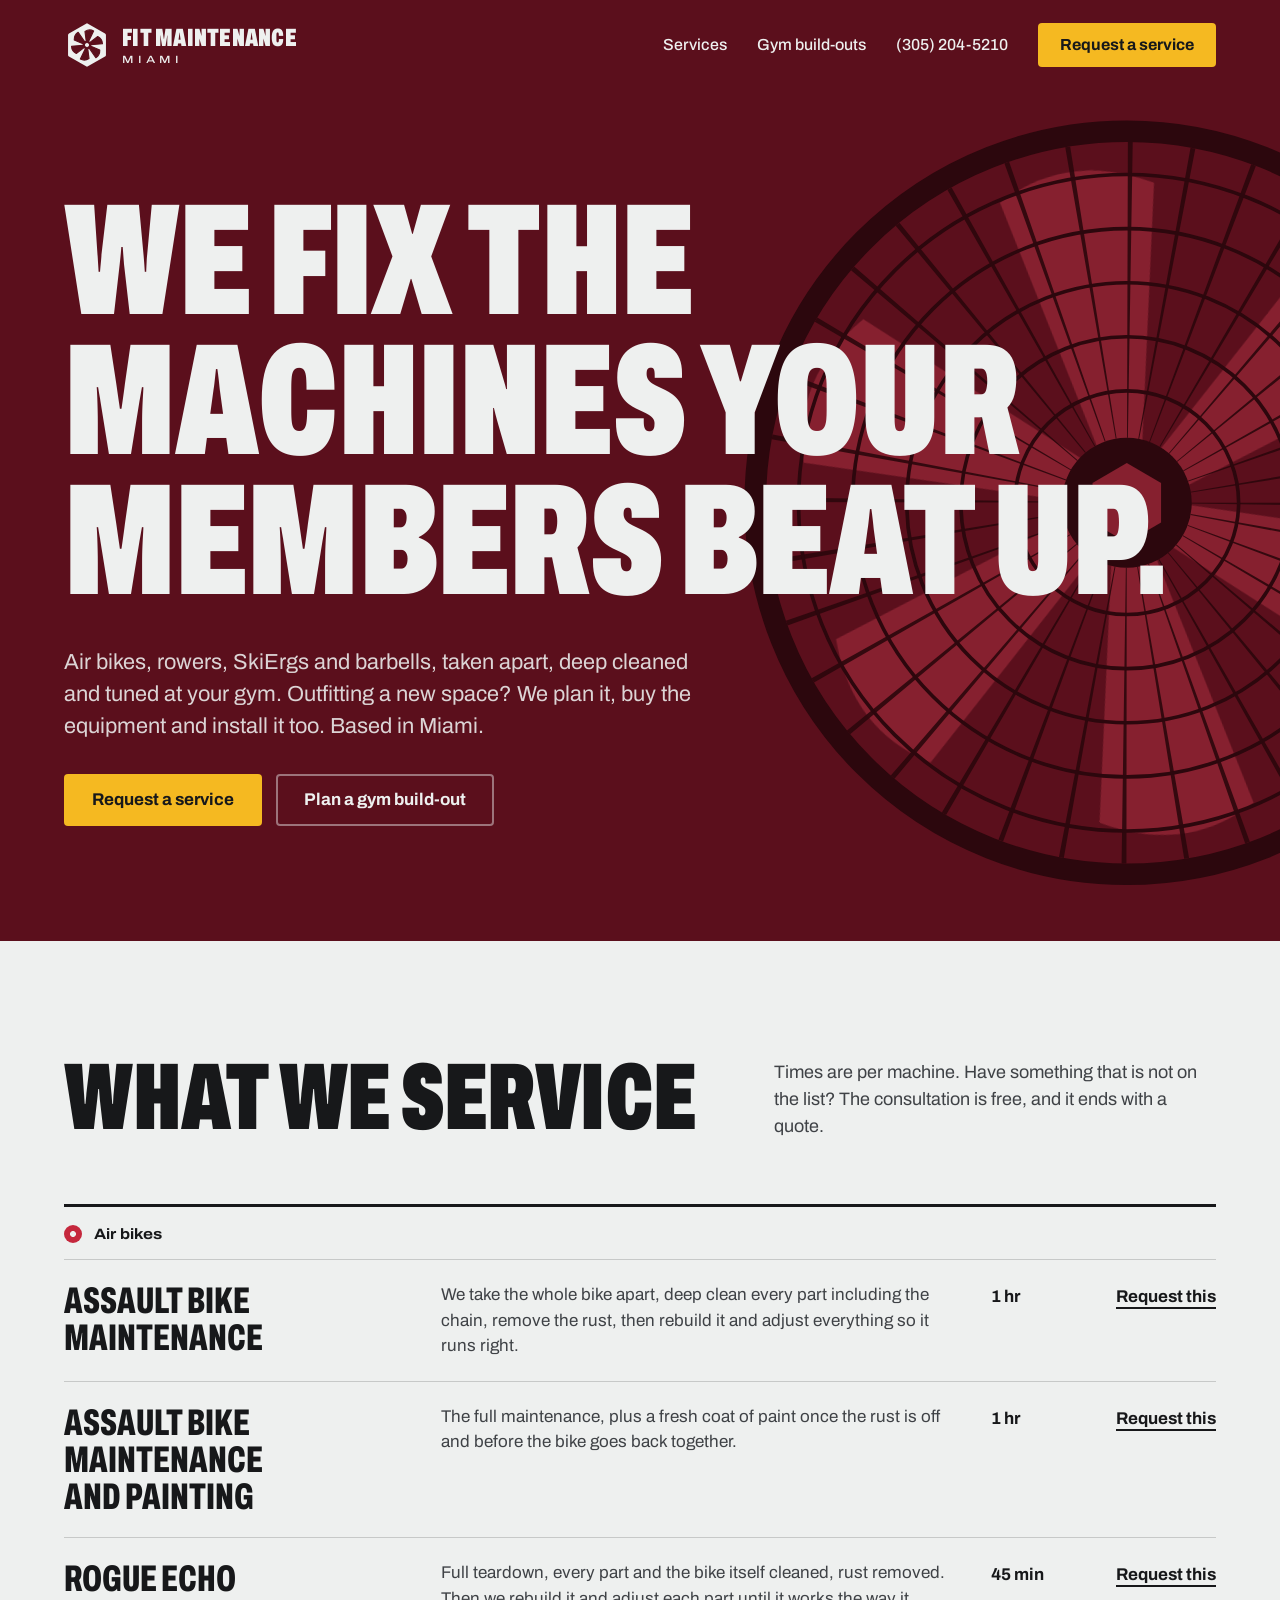
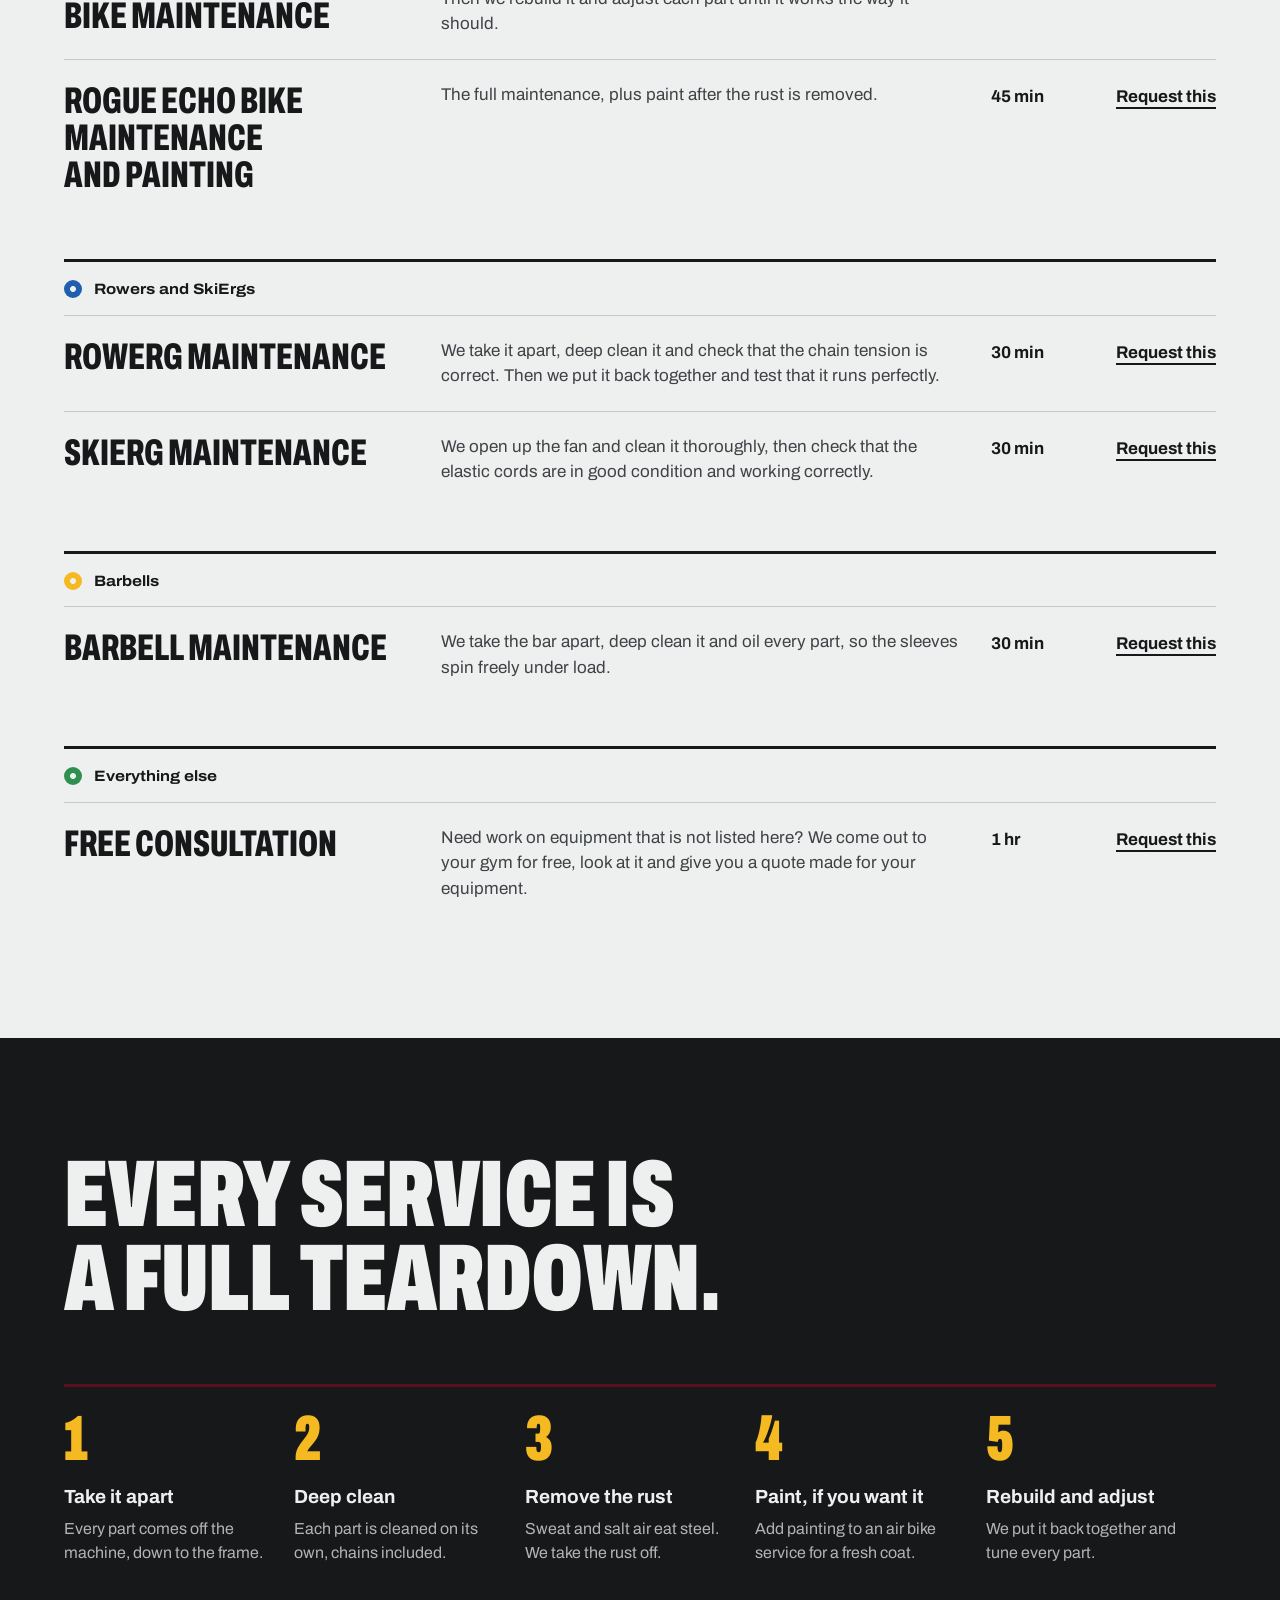
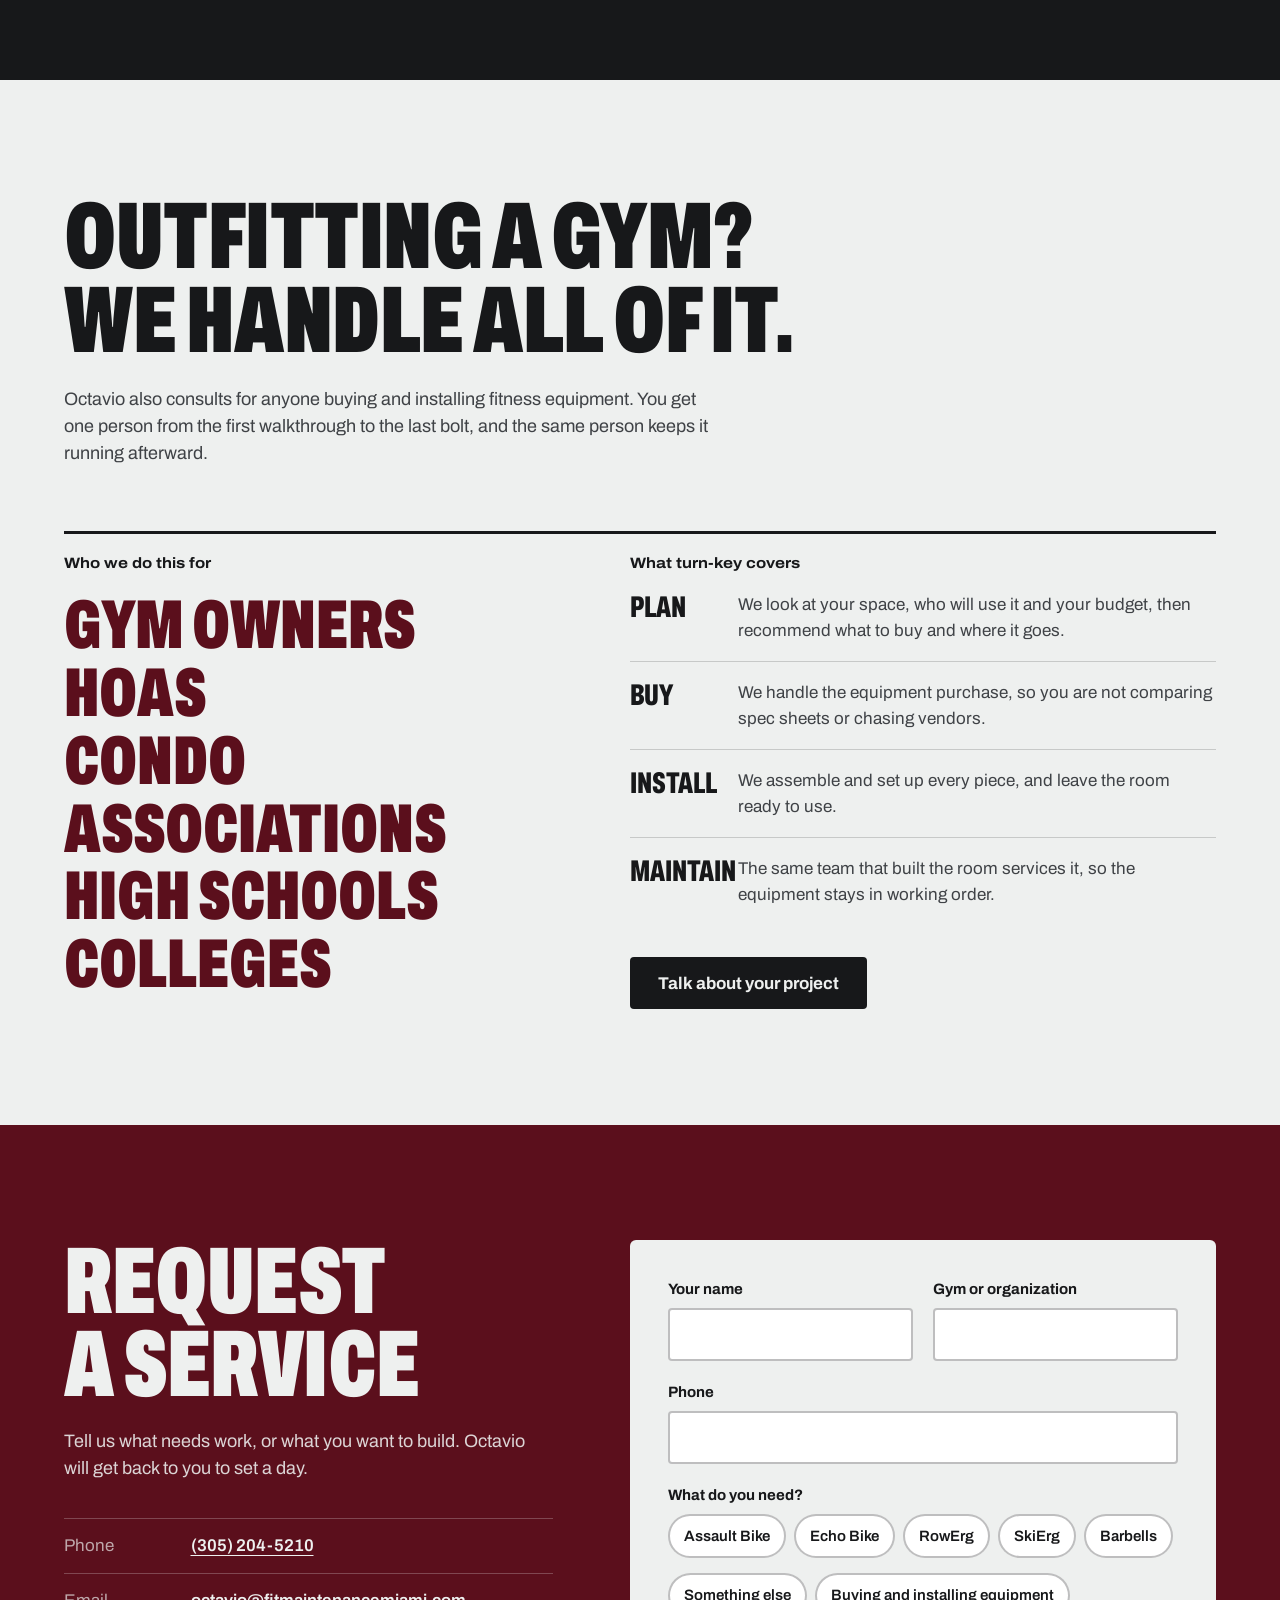
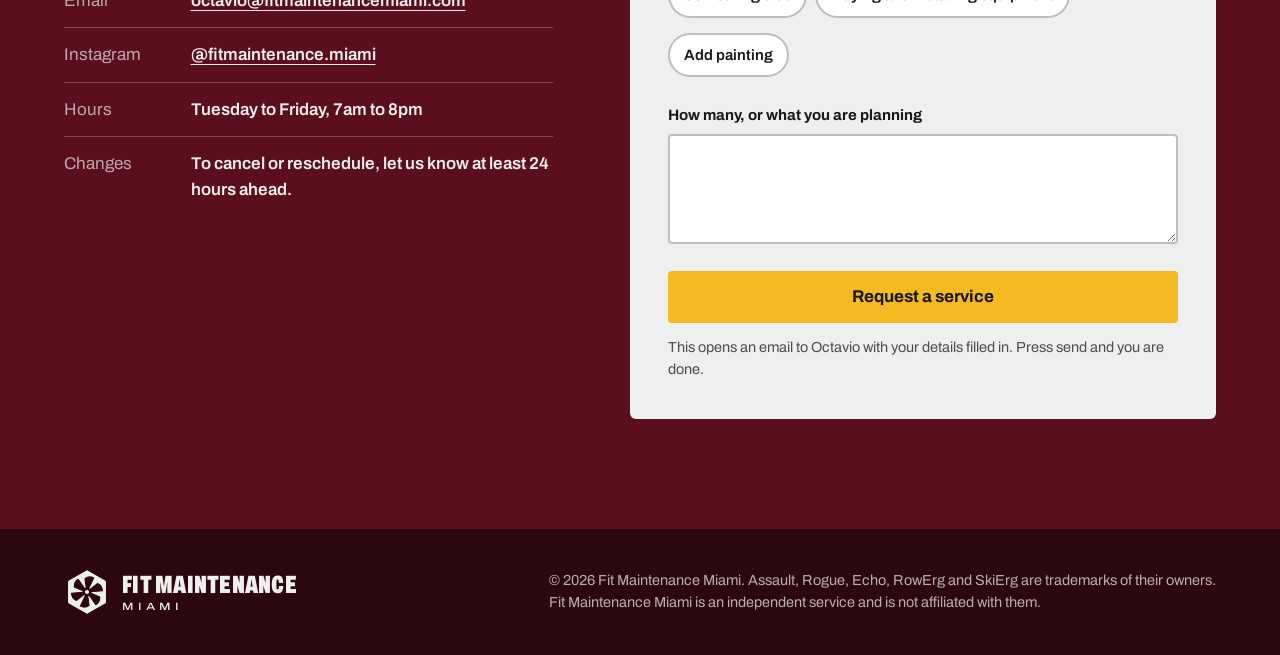
<file: index.html>
<!doctype html>
<html lang="en">
<head>
<meta charset="utf-8">
<meta name="viewport" content="width=device-width, initial-scale=1">
<title>Fit Maintenance Miami | Gym equipment maintenance and gym build-outs</title>
<meta name="description" content="On-site maintenance for air bikes, rowers, SkiErgs and barbells. Full teardown, deep clean, rust removal, optional repaint. Plus turn-key equipment consulting, purchasing and installation for gyms, HOAs, condos, schools and colleges. Based in Miami.">
<meta name="theme-color" content="#5b0f1c">
<meta name="robots" content="noindex">
<link rel="icon" href="favicon.svg" type="image/svg+xml">
<link rel="stylesheet" href="fonts.css">
<link rel="stylesheet" href="styles.css">
</head>
<body>

<svg width="0" height="0" style="position:absolute" aria-hidden="true">
  <symbol id="mark" viewBox="0 0 100 100">
    <path d="M50 7 87.2 28.5v43L50 93 12.8 71.5v-43Z" fill="var(--mark-bg)" stroke="var(--mark-bg)" stroke-width="8" stroke-linejoin="round"/>
    <g fill="var(--mark-fg)" stroke="var(--mark-fg)" stroke-width="2.4" stroke-linejoin="round">
      <path id="mb" d="M48.4 42.5 45.6 20.5Q55 14.5 64.4 19.5L53.4 42.5Z"/>
      <use href="#mb" transform="rotate(60 50 50)"/><use href="#mb" transform="rotate(120 50 50)"/><use href="#mb" transform="rotate(180 50 50)"/><use href="#mb" transform="rotate(240 50 50)"/><use href="#mb" transform="rotate(300 50 50)"/>
    </g>
    <circle cx="50" cy="50" r="9.5" fill="var(--mark-fg)"/>
    <path d="M50 45.2 54.2 47.6v4.8L50 54.8 45.8 52.4v-4.8Z" fill="var(--mark-bg)"/>
  </symbol>
</svg>

<div class="top" id="top">
  <header class="site-header wrap">
    <a class="lockup" href="#top" aria-label="Fit Maintenance Miami, home" style="--mark-bg:#eef0ef;--mark-fg:#5b0f1c">
      <svg aria-hidden="true"><use href="#mark"/></svg>
      <span class="lockup-text"><span class="lockup-name">Fit Maintenance</span><span class="lockup-place">Miami</span></span>
    </a>
    <nav class="site-nav" aria-label="Main">
      <a href="#services">Services</a>
      <a href="#buildouts">Gym build-outs</a>
      <a href="tel:+13052045210">(305) 204-5210</a>
      <a class="btn btn-primary" href="#request">Request a service</a>
    </nav>
  </header>

  <div class="fan" aria-hidden="true">
    <svg viewBox="-220 -220 440 440">
      <g class="fan-blades" id="blades" fill="#86202f">
        <path id="fb" d="M-10 -30 -40 -176Q2 -198 46 -172L14 -30Z"/>
        <use href="#fb" transform="rotate(60)"/><use href="#fb" transform="rotate(120)"/><use href="#fb" transform="rotate(180)"/><use href="#fb" transform="rotate(240)"/><use href="#fb" transform="rotate(300)"/>
      </g>
      <g fill="none" stroke="#2c070d">
        <circle r="118" stroke-width="164" stroke-dasharray="1.6 19" opacity=".9"/>
        <circle r="62" stroke-width="2"/><circle r="92" stroke-width="2"/><circle r="122" stroke-width="2"/><circle r="152" stroke-width="2"/><circle r="182" stroke-width="2"/>
        <circle r="206" stroke-width="12"/>
      </g>
      <circle r="36" fill="#2c070d"/>
      <path d="M0 -22 19 -11v22L0 22-19 11v-22Z" fill="#86202f"/>
      <circle r="7" fill="#2c070d"/>
    </svg>
  </div>

  <main class="hero wrap">
    <h1 class="display">We fix the machines your members beat up.</h1>
    <p class="hero-sub">Air bikes, rowers, SkiErgs and barbells, taken apart, deep cleaned and tuned at your gym. Outfitting a new space? We plan it, buy the equipment and install it too. Based in Miami.</p>
    <div class="hero-actions">
      <a class="btn btn-primary" href="#request">Request a service</a>
      <a class="btn btn-ghost" href="#buildouts">Plan a gym build-out</a>
    </div>
  </main>
</div>

<section class="services wrap" id="services">
  <div class="section-head">
    <h2 class="display">What we service</h2>
    <p>Times are per machine. Have something that is not on the list? The consultation is free, and it ends with a quote.</p>
  </div>

  <div class="group">
    <div class="group-title"><span class="plate" style="--c:var(--plate-red)"></span>Air bikes</div>
    <div class="row">
      <h3>Assault Bike maintenance</h3>
      <p>We take the whole bike apart, deep clean every part including the chain, remove the rust, then rebuild it and adjust everything so it runs right.</p>
      <span class="time">1 hr</span>
      <a class="pick" href="#request" data-pick="Assault Bike">Request this</a>
    </div>
    <div class="row">
      <h3>Assault Bike maintenance and painting</h3>
      <p>The full maintenance, plus a fresh coat of paint once the rust is off and before the bike goes back together.</p>
      <span class="time">1 hr</span>
      <a class="pick" href="#request" data-pick="Assault Bike" data-paint="1">Request this</a>
    </div>
    <div class="row">
      <h3>Rogue Echo Bike maintenance</h3>
      <p>Full teardown, every part and the bike itself cleaned, rust removed. Then we rebuild it and adjust each part until it works the way it should.</p>
      <span class="time">45 min</span>
      <a class="pick" href="#request" data-pick="Echo Bike">Request this</a>
    </div>
    <div class="row">
      <h3>Rogue Echo Bike maintenance and painting</h3>
      <p>The full maintenance, plus paint after the rust is removed.</p>
      <span class="time">45 min</span>
      <a class="pick" href="#request" data-pick="Echo Bike" data-paint="1">Request this</a>
    </div>
  </div>

  <div class="group">
    <div class="group-title"><span class="plate" style="--c:var(--plate-blue)"></span>Rowers and SkiErgs</div>
    <div class="row">
      <h3>RowErg maintenance</h3>
      <p>We take it apart, deep clean it and check that the chain tension is correct. Then we put it back together and test that it runs perfectly.</p>
      <span class="time">30 min</span>
      <a class="pick" href="#request" data-pick="RowErg">Request this</a>
    </div>
    <div class="row">
      <h3>SkiErg maintenance</h3>
      <p>We open up the fan and clean it thoroughly, then check that the elastic cords are in good condition and working correctly.</p>
      <span class="time">30 min</span>
      <a class="pick" href="#request" data-pick="SkiErg">Request this</a>
    </div>
  </div>

  <div class="group">
    <div class="group-title"><span class="plate" style="--c:var(--plate-yellow)"></span>Barbells</div>
    <div class="row">
      <h3>Barbell maintenance</h3>
      <p>We take the bar apart, deep clean it and oil every part, so the sleeves spin freely under load.</p>
      <span class="time">30 min</span>
      <a class="pick" href="#request" data-pick="Barbells">Request this</a>
    </div>
  </div>

  <div class="group">
    <div class="group-title"><span class="plate" style="--c:var(--plate-green)"></span>Everything else</div>
    <div class="row">
      <h3>Free consultation</h3>
      <p>Need work on equipment that is not listed here? We come out to your gym for free, look at it and give you a quote made for your equipment.</p>
      <span class="time">1 hr</span>
      <a class="pick" href="#request" data-pick="Something else">Request this</a>
    </div>
  </div>
</section>

<section class="teardown" id="teardown">
  <div class="wrap">
    <h2 class="display">Every service is a full teardown.</h2>
    <ol class="steps">
      <li><h3>Take it apart</h3><p>Every part comes off the machine, down to the frame.</p></li>
      <li><h3>Deep clean</h3><p>Each part is cleaned on its own, chains included.</p></li>
      <li><h3>Remove the rust</h3><p>Sweat and salt air eat steel. We take the rust off.</p></li>
      <li><h3>Paint, if you want it</h3><p>Add painting to an air bike service for a fresh coat.</p></li>
      <li><h3>Rebuild and adjust</h3><p>We put it back together and tune every part.</p></li>
    </ol>
  </div>
</section>

<section class="buildouts" id="buildouts">
  <div class="wrap">
    <div class="section-head">
      <h2 class="display">Outfitting a gym? We handle all of it.</h2>
      <p>Octavio also consults for anyone buying and installing fitness equipment. You get one person from the first walkthrough to the last bolt, and the same person keeps it running afterward.</p>
    </div>
    <div class="build-grid">
      <div>
        <h3 class="build-label">Who we do this for</h3>
        <ul class="who">
          <li>Gym owners</li>
          <li>HOAs</li>
          <li>Condo associations</li>
          <li>High schools</li>
          <li>Colleges</li>
        </ul>
      </div>
      <div>
        <h3 class="build-label">What turn-key covers</h3>
        <dl class="stages">
          <div><dt>Plan</dt><dd>We look at your space, who will use it and your budget, then recommend what to buy and where it goes.</dd></div>
          <div><dt>Buy</dt><dd>We handle the equipment purchase, so you are not comparing spec sheets or chasing vendors.</dd></div>
          <div><dt>Install</dt><dd>We assemble and set up every piece, and leave the room ready to use.</dd></div>
          <div><dt>Maintain</dt><dd>The same team that built the room services it, so the equipment stays in working order.</dd></div>
        </dl>
        <a class="btn btn-dark" href="#request" data-pick="Buying and installing equipment">Talk about your project</a>
      </div>
    </div>
  </div>
</section>

<section class="request" id="request">
  <div class="wrap request-grid">
    <div>
      <h2 class="display">Request a service</h2>
      <p class="request-lede">Tell us what needs work, or what you want to build. Octavio will get back to you to set a day.</p>
      <dl class="facts">
        <div><dt>Phone</dt><dd><a href="tel:+13052045210">(305) 204-5210</a></dd></div>
        <div><dt>Email</dt><dd><a href="mailto:octavio@fitmaintenancemiami.com">octavio@fitmaintenancemiami.com</a></dd></div>
        <div><dt>Instagram</dt><dd><a href="https://www.instagram.com/fitmaintenance.miami" rel="noopener">@fitmaintenance.miami</a></dd></div>
        <div><dt>Hours</dt><dd>Tuesday to Friday, 7am to 8pm</dd></div>
        <div><dt>Changes</dt><dd>To cancel or reschedule, let us know at least 24 hours ahead.</dd></div>
      </dl>
    </div>

    <form class="form" id="request-form" novalidate>
      <div class="two">
        <div><label for="f-name">Your name</label><input id="f-name" name="name" type="text" autocomplete="name" required></div>
        <div><label for="f-gym">Gym or organization</label><input id="f-gym" name="gym" type="text" autocomplete="organization"></div>
      </div>
      <div><label for="f-phone">Phone</label><input id="f-phone" name="phone" type="tel" autocomplete="tel"></div>
      <fieldset>
        <legend>What do you need?</legend>
        <div class="chips">
          <label class="chip"><input type="checkbox" name="equipment" value="Assault Bike"><span>Assault Bike</span></label>
          <label class="chip"><input type="checkbox" name="equipment" value="Echo Bike"><span>Echo Bike</span></label>
          <label class="chip"><input type="checkbox" name="equipment" value="RowErg"><span>RowErg</span></label>
          <label class="chip"><input type="checkbox" name="equipment" value="SkiErg"><span>SkiErg</span></label>
          <label class="chip"><input type="checkbox" name="equipment" value="Barbells"><span>Barbells</span></label>
          <label class="chip"><input type="checkbox" name="equipment" value="Something else"><span>Something else</span></label>
          <label class="chip"><input type="checkbox" name="equipment" value="Buying and installing equipment"><span>Buying and installing equipment</span></label>
          <label class="chip"><input type="checkbox" name="paint" value="yes" id="f-paint"><span>Add painting</span></label>
        </div>
      </fieldset>
      <div><label for="f-notes">How many, or what you are planning</label><textarea id="f-notes" name="notes"></textarea></div>
      <p class="form-error" id="form-error" role="alert"></p>
      <button class="btn btn-primary" type="submit">Request a service</button>
      <p class="form-note">This opens an email to Octavio with your details filled in. Press send and you are done.</p>
    </form>
  </div>
</section>

<footer class="site-footer">
  <div class="wrap footer-grid">
    <a class="lockup" href="#top" aria-label="Back to top" style="--mark-bg:#eef0ef;--mark-fg:#2c070d">
      <svg aria-hidden="true"><use href="#mark"/></svg>
      <span class="lockup-text"><span class="lockup-name">Fit Maintenance</span><span class="lockup-place">Miami</span></span>
    </a>
    <p>© 2026 Fit Maintenance Miami. Assault, Rogue, Echo, RowErg and SkiErg are trademarks of their owners. Fit Maintenance Miami is an independent service and is not affiliated with them.</p>
  </div>
</footer>

<div class="quickbar" id="quickbar">
  <a class="btn btn-ghost" href="tel:+13052045210">Call</a>
  <a class="btn btn-primary" href="#request">Request a service</a>
</div>

<script src="main.js"></script>
</body>
</html>
</file>
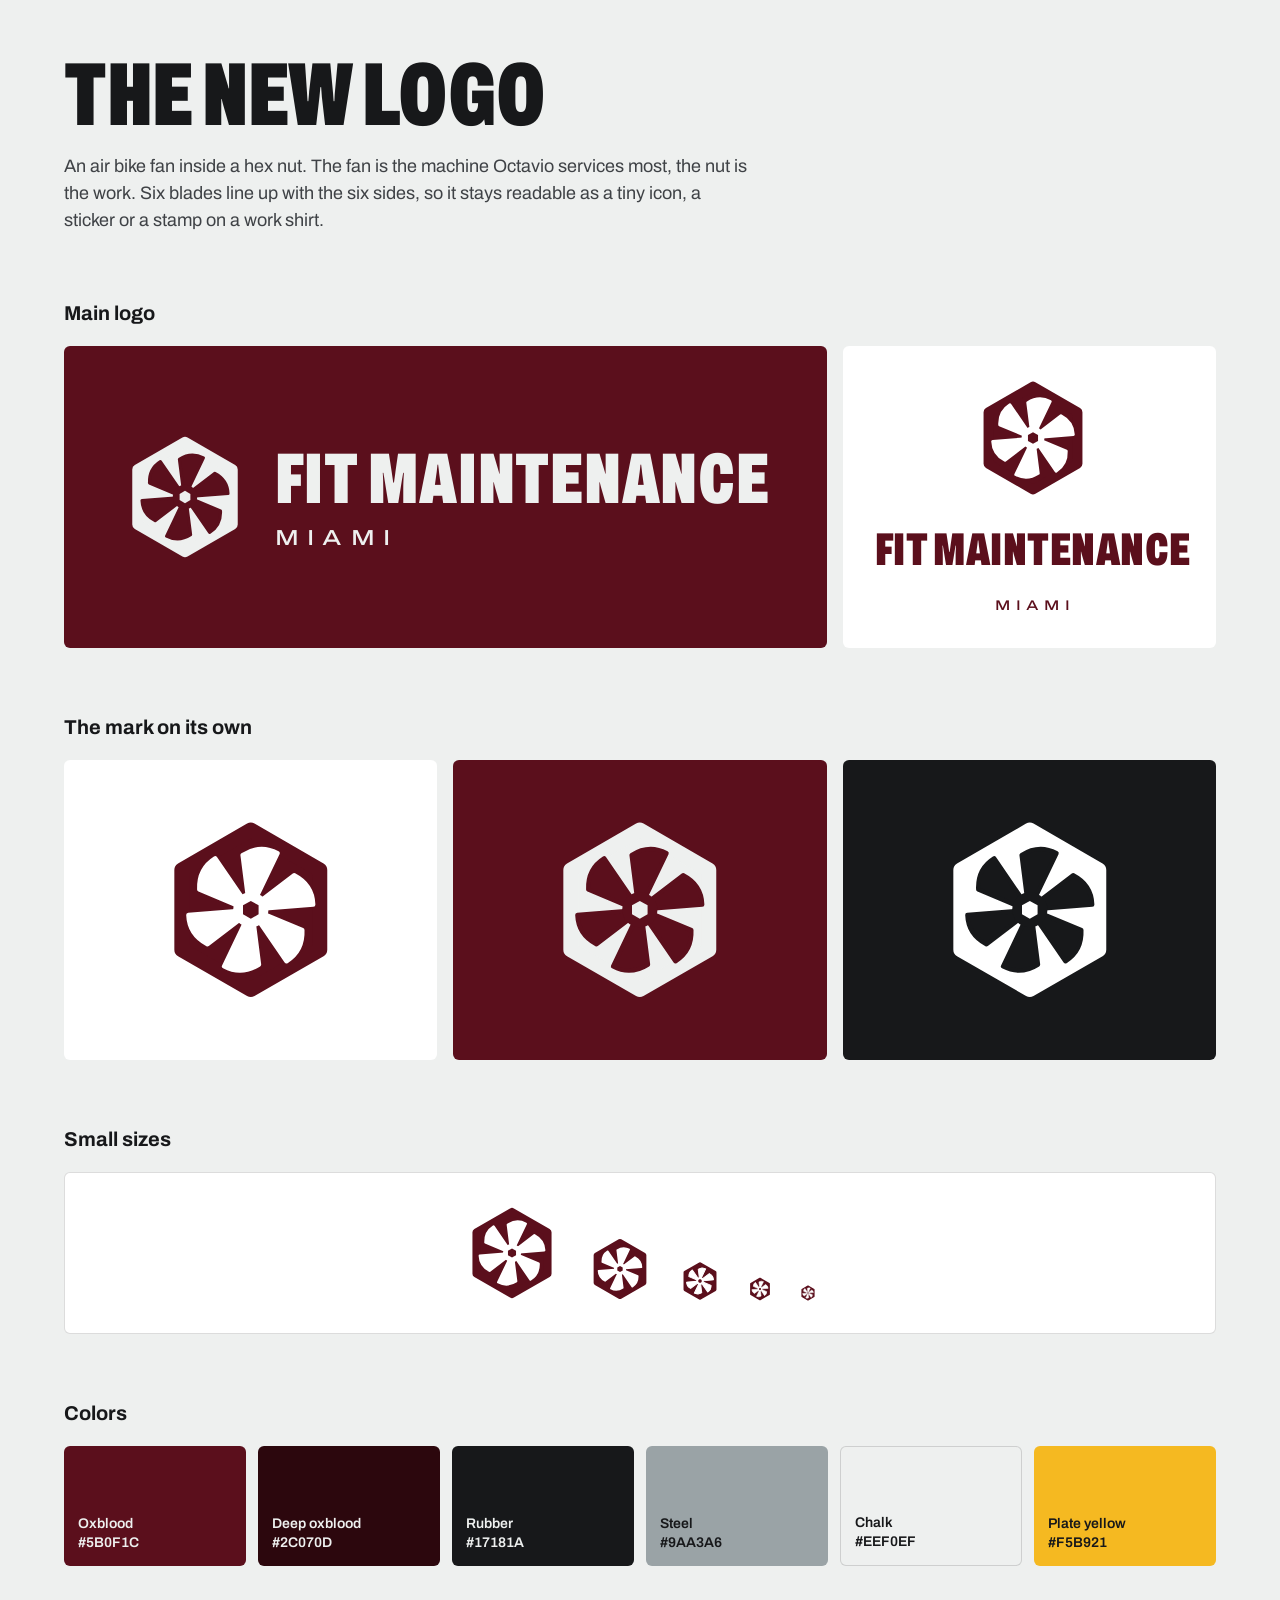
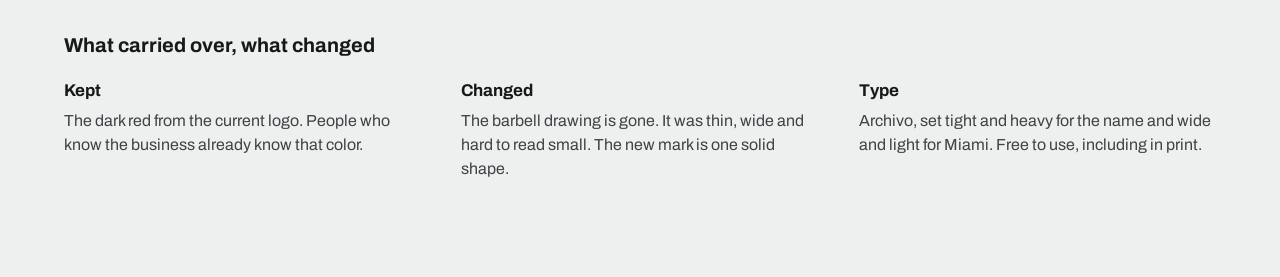
<file: logo.html>
<!doctype html>
<html lang="en">
<head>
<meta charset="utf-8">
<meta name="viewport" content="width=device-width, initial-scale=1">
<title>Fit Maintenance Miami | Logo</title>
<meta name="robots" content="noindex">
<link rel="icon" href="favicon.svg" type="image/svg+xml">
<link rel="stylesheet" href="fonts.css">
<link rel="stylesheet" href="styles.css">
<style>
  .sheet { padding-top: 56px; padding-bottom: 96px; }
  .sheet h1 { font-size: clamp(48px, 7vw, 96px); }
  .sheet > p { margin-top: 18px; max-width: 38em; font-size: 18px; color: #3f4246; }
  .sheet h2 { font-size: 20px; font-weight: 700; margin: 64px 0 18px; }
  .tiles { display: grid; grid-template-columns: repeat(3, minmax(0, 1fr)); gap: 16px; }
  .tile { border-radius: 6px; min-height: 300px; display: grid; place-items: center; padding: 32px; }
  .tile.wide { grid-column: span 2; }
  .on-oxblood { background: var(--oxblood); color: var(--chalk); --mark-bg: #eef0ef; --mark-fg: #5b0f1c; }
  .on-chalk { background: #fff; color: var(--oxblood); --mark-bg: #5b0f1c; --mark-fg: #ffffff; }
  .on-rubber { background: var(--rubber); color: #fff; --mark-bg: #ffffff; --mark-fg: #17181a; }
  .big-mark { width: min(190px, 60%); aspect-ratio: 1; }
  .lockup.xl { gap: clamp(14px, 2vw, 26px); }
  .lockup.xl svg { width: clamp(72px, 10vw, 128px); height: clamp(72px, 10vw, 128px); }
  .lockup.xl .lockup-name { font-size: clamp(40px, 5.6vw, 74px); }
  .lockup.xl .lockup-place { font-size: clamp(13px, 1.7vw, 22px); margin-top: .55em; }
  .stacked { display: grid; justify-items: center; gap: 18px; text-align: center; }
  .stacked svg { width: 120px; height: 120px; }
  .stacked .lockup-name { font-size: 46px; }
  .stacked .lockup-place { font-size: 14px; margin-top: 10px; display: block; margin-right: -.38em; }
  .sizes { display: flex; align-items: end; gap: 28px; flex-wrap: wrap; }
  .sizes svg { flex: none; }
  .swatches { display: grid; grid-template-columns: repeat(6, minmax(0, 1fr)); gap: 12px; }
  .swatch { border-radius: 6px; padding: 14px; min-height: 120px; display: flex; flex-direction: column; justify-content: flex-end; font-size: 14px; font-weight: 600; line-height: 1.3; }
  .notes { display: grid; grid-template-columns: repeat(3, minmax(0, 1fr)); gap: 24px 40px; }
  .notes h3 { font-size: 17px; font-weight: 700; margin-bottom: 6px; }
  .notes p { color: #3f4246; font-size: 16px; }
  @media (max-width: 860px) { .tiles, .notes { grid-template-columns: 1fr; } .tile.wide { grid-column: auto; } .swatches { grid-template-columns: repeat(2, minmax(0, 1fr)); } }
</style>
</head>
<body>
<svg width="0" height="0" style="position:absolute" aria-hidden="true">
  <symbol id="mark" viewBox="0 0 100 100">
    <path d="M50 7 87.2 28.5v43L50 93 12.8 71.5v-43Z" fill="var(--mark-bg)" stroke="var(--mark-bg)" stroke-width="8" stroke-linejoin="round"/>
    <g fill="var(--mark-fg)" stroke="var(--mark-fg)" stroke-width="2.4" stroke-linejoin="round">
      <path id="mb" d="M48.4 42.5 45.6 20.5Q55 14.5 64.4 19.5L53.4 42.5Z"/>
      <use href="#mb" transform="rotate(60 50 50)"/><use href="#mb" transform="rotate(120 50 50)"/><use href="#mb" transform="rotate(180 50 50)"/><use href="#mb" transform="rotate(240 50 50)"/><use href="#mb" transform="rotate(300 50 50)"/>
    </g>
    <circle cx="50" cy="50" r="9.5" fill="var(--mark-fg)"/>
    <path d="M50 45.2 54.2 47.6v4.8L50 54.8 45.8 52.4v-4.8Z" fill="var(--mark-bg)"/>
  </symbol>
</svg>

<main class="sheet wrap">
  <h1 class="display">The new logo</h1>
  <p>An air bike fan inside a hex nut. The fan is the machine Octavio services most, the nut is the work. Six blades line up with the six sides, so it stays readable as a tiny icon, a sticker or a stamp on a work shirt.</p>

  <h2>Main logo</h2>
  <div class="tiles">
    <div class="tile wide on-oxblood">
      <span class="lockup xl"><svg aria-hidden="true"><use href="#mark"/></svg><span class="lockup-text"><span class="lockup-name">Fit Maintenance</span><span class="lockup-place">Miami</span></span></span>
    </div>
    <div class="tile on-chalk">
      <span class="stacked"><svg aria-hidden="true"><use href="#mark"/></svg><span><span class="lockup-name">Fit Maintenance</span><span class="lockup-place">Miami</span></span></span>
    </div>
  </div>

  <h2>The mark on its own</h2>
  <div class="tiles">
    <div class="tile on-chalk"><svg class="big-mark" aria-hidden="true"><use href="#mark"/></svg></div>
    <div class="tile on-oxblood"><svg class="big-mark" aria-hidden="true"><use href="#mark"/></svg></div>
    <div class="tile on-rubber"><svg class="big-mark" aria-hidden="true"><use href="#mark"/></svg></div>
  </div>

  <h2>Small sizes</h2>
  <div class="tile on-chalk" style="min-height:160px;border:1px solid rgba(23,24,26,.15)">
    <div class="sizes">
      <svg width="96" height="96"><use href="#mark"/></svg>
      <svg width="64" height="64"><use href="#mark"/></svg>
      <svg width="40" height="40"><use href="#mark"/></svg>
      <svg width="24" height="24"><use href="#mark"/></svg>
      <svg width="16" height="16"><use href="#mark"/></svg>
    </div>
  </div>

  <h2>Colors</h2>
  <div class="swatches">
    <div class="swatch" style="background:#5b0f1c;color:#eef0ef">Oxblood<br>#5B0F1C</div>
    <div class="swatch" style="background:#2c070d;color:#eef0ef">Deep oxblood<br>#2C070D</div>
    <div class="swatch" style="background:#17181a;color:#eef0ef">Rubber<br>#17181A</div>
    <div class="swatch" style="background:#9aa3a6;color:#17181a">Steel<br>#9AA3A6</div>
    <div class="swatch" style="background:#eef0ef;color:#17181a;border:1px solid rgba(23,24,26,.15)">Chalk<br>#EEF0EF</div>
    <div class="swatch" style="background:#f5b921;color:#17181a">Plate yellow<br>#F5B921</div>
  </div>

  <h2>What carried over, what changed</h2>
  <div class="notes">
    <div><h3>Kept</h3><p>The dark red from the current logo. People who know the business already know that color.</p></div>
    <div><h3>Changed</h3><p>The barbell drawing is gone. It was thin, wide and hard to read small. The new mark is one solid shape.</p></div>
    <div><h3>Type</h3><p>Archivo, set tight and heavy for the name and wide and light for Miami. Free to use, including in print.</p></div>
  </div>
</main>
</body>
</html>
</file>
<file: fonts.css>
@font-face{font-family:"Archivo";font-style:normal;font-weight:100 900;font-stretch:62% 125%;font-display:block;src:url([data-uri]) format("woff2");}
</file>
<file: styles.css>
:root {
  --oxblood: #5b0f1c;
  --oxblood-deep: #2c070d;
  --chalk: #eef0ef;
  --steel: #9aa3a6;
  --rubber: #17181a;
  --plate-yellow: #f5b921;
  --plate-blue: #1f5fae;
  --plate-green: #2f8f4e;
  --plate-red: #c5283d;
  --gutter: clamp(20px, 5vw, 72px);
  --max: 1280px;
}

*, *::before, *::after { box-sizing: border-box; }
html { scroll-behavior: smooth; -webkit-text-size-adjust: 100%; }
body {
  margin: 0;
  background: var(--chalk);
  color: var(--rubber);
  font-family: "Archivo", "Helvetica Neue", Arial, sans-serif;
  font-size: 17px;
  line-height: 1.5;
  font-stretch: 100%;
}
img, svg { display: block; }
a { color: inherit; }
h1, h2, h3, p { margin: 0; }
:focus-visible { outline: 3px solid var(--plate-yellow); outline-offset: 3px; }

.wrap { max-width: var(--max); margin: 0 auto; padding-left: var(--gutter); padding-right: var(--gutter); }

.display {
  font-stretch: 62%;
  font-weight: 900;
  text-transform: uppercase;
  line-height: 0.88;
  letter-spacing: -0.005em;
  text-wrap: balance;
}

/* Buttons */
.btn {
  white-space: nowrap;
  display: inline-flex; align-items: center; justify-content: center;
  min-height: 52px; padding: 0 26px;
  font: inherit; font-weight: 700; font-stretch: 100%; font-size: 17px;
  text-decoration: none; border: 2px solid transparent; border-radius: 4px; cursor: pointer;
  transition: transform .12s ease, background-color .12s ease;
}
.btn:active { transform: translateY(1px); }
.btn-primary { background: var(--plate-yellow); color: var(--rubber); }
.btn-primary:hover { background: #ffcb3d; }
.btn-ghost { border-color: rgba(238, 240, 239, .45); color: var(--chalk); }
.btn-ghost:hover { border-color: var(--chalk); }

/* Logo lockup */
.lockup { display: inline-flex; align-items: center; gap: 12px; text-decoration: none; }
.lockup svg { width: 46px; height: 46px; flex: none; }
.lockup-text { display: flex; flex-direction: column; line-height: 1; }
.lockup-name { font-stretch: 62%; font-weight: 900; font-size: 25px; text-transform: uppercase; letter-spacing: .01em; white-space: nowrap; }
.lockup-place { font-stretch: 125%; font-weight: 500; font-size: 10.5px; letter-spacing: .38em; text-transform: uppercase; margin-top: 5px; white-space: nowrap; }

/* Header + hero share the oxblood field */
.top { background: var(--oxblood); color: var(--chalk); position: relative; overflow: hidden; }
.site-header { position: relative; z-index: 3; display: flex; align-items: center; justify-content: space-between; gap: 24px; padding-top: 22px; padding-bottom: 22px; }
.site-nav { display: flex; align-items: center; gap: 30px; }
.site-nav a:not(.btn) { text-decoration: none; font-weight: 500; font-size: 16px; }
.site-nav a:not(.btn):hover { text-decoration: underline; text-underline-offset: 5px; }
.site-nav .btn { min-height: 44px; padding: 0 20px; font-size: 16px; }

.hero { position: relative; z-index: 2; padding-top: clamp(40px, 8vw, 110px); padding-bottom: clamp(56px, 9vw, 130px); }
.hero h1 { font-size: clamp(64px, 12.4vw, 190px); max-width: 9.2em; }
.hero-sub { margin-top: clamp(22px, 3vw, 36px); max-width: 30em; font-size: clamp(18px, 1.7vw, 22px); line-height: 1.45; color: rgba(238, 240, 239, .88); }
.hero-actions { margin-top: 32px; display: flex; flex-wrap: wrap; gap: 14px; }

.fan {
  position: absolute; z-index: 1; pointer-events: none;
  width: clamp(420px, 62vw, 980px); aspect-ratio: 1;
  right: clamp(-330px, -19vw, -120px); top: 50%; translate: 0 -46%;
}
.fan svg { width: 100%; height: 100%; }
.fan-blades { transform-origin: 0 0; will-change: transform; }

/* Services */
.services { padding-top: clamp(64px, 9vw, 130px); padding-bottom: clamp(64px, 9vw, 130px); }
.section-head { display: grid; grid-template-columns: minmax(0, 1fr) minmax(0, 26em); gap: 24px 48px; align-items: end; margin-bottom: clamp(36px, 5vw, 64px); }
.section-head h2 { font-size: clamp(48px, 7.4vw, 108px); }
.section-head p { font-size: 18px; color: #3f4246; }

.group { border-top: 3px solid var(--rubber); }
.group + .group { margin-top: 44px; }
.group-title { display: flex; align-items: center; gap: 12px; padding: 16px 0 14px; font-size: 15px; font-weight: 700; font-stretch: 112%; }
.plate { width: 18px; height: 18px; border-radius: 50%; flex: none; background: radial-gradient(circle, var(--chalk) 0 22%, var(--c) 24% 100%); }

.row { display: grid; grid-template-columns: minmax(0, 20fr) minmax(0, 30fr) 5.5em auto; gap: 8px 32px; align-items: start; padding: 22px 0; border-top: 1px solid rgba(23, 24, 26, .18); }
.row h3 { font-stretch: 62%; font-weight: 800; font-size: clamp(27px, 2.9vw, 38px); line-height: 1; text-transform: uppercase; text-wrap: balance; }
.row p { color: #3f4246; max-width: 34em; }
.row .time { font-weight: 700; font-variant-numeric: tabular-nums; white-space: nowrap; padding-top: 2px; }
.row .pick { font-weight: 700; text-underline-offset: 5px; text-decoration-thickness: 2px; white-space: nowrap; padding-top: 2px; }
.row .pick:hover { color: var(--oxblood); }

/* Teardown */
.teardown { background: var(--rubber); color: var(--chalk); padding-top: clamp(64px, 9vw, 130px); padding-bottom: clamp(64px, 9vw, 130px); }
.teardown h2 { font-size: clamp(48px, 7.4vw, 108px); max-width: 9em; }
.steps { list-style: none; margin: clamp(40px, 5vw, 72px) 0 0; padding: 0; display: grid; grid-template-columns: repeat(5, minmax(0, 1fr)); gap: 0; counter-reset: step; }
.steps li { counter-increment: step; padding: 20px 24px 0 0; border-top: 3px solid var(--oxblood); position: relative; }
.steps li::before { content: counter(step); display: block; font-stretch: 62%; font-weight: 900; font-size: 64px; line-height: 1; color: var(--plate-yellow); margin-bottom: 14px; }
.steps h3 { font-size: 19px; font-weight: 700; line-height: 1.25; }
.steps p { margin-top: 8px; font-size: 16px; color: rgba(238, 240, 239, .72); }

/* Request */
.request { background: var(--oxblood); color: var(--chalk); padding-top: clamp(64px, 9vw, 130px); padding-bottom: clamp(64px, 9vw, 110px); }
.request-grid { display: grid; grid-template-columns: minmax(0, 5fr) minmax(0, 6fr); gap: 48px clamp(40px, 6vw, 96px); align-items: start; }
.request h2 { font-size: clamp(48px, 7.4vw, 108px); }
.request-lede { margin-top: 22px; font-size: 18px; color: rgba(238, 240, 239, .88); max-width: 26em; }
.facts { margin: 36px 0 0; padding: 0; display: grid; gap: 0; }
.facts div { display: grid; grid-template-columns: 6.5em minmax(0, 1fr); gap: 16px; padding: 14px 0; border-top: 1px solid rgba(238, 240, 239, .25); }
.facts dt { color: rgba(238, 240, 239, .68); }
.facts dd { margin: 0; font-weight: 600; overflow-wrap: anywhere; }
.facts a { text-underline-offset: 4px; }

.form { background: var(--chalk); color: var(--rubber); padding: clamp(22px, 3vw, 40px); border-radius: 6px; display: grid; gap: 20px; }
.form label, .form legend { display: block; font-weight: 700; font-size: 15px; margin-bottom: 7px; padding: 0; }
.form input[type="text"], .form input[type="tel"], .form textarea {
  width: 100%; font: inherit; color: inherit; background: #fff;
  border: 2px solid rgba(23, 24, 26, .28); border-radius: 4px; padding: 12px 14px;
}
.form textarea { min-height: 110px; resize: vertical; }
.form input:focus-visible, .form textarea:focus-visible { outline: 3px solid var(--oxblood); outline-offset: 1px; border-color: var(--oxblood); }
.two { display: grid; grid-template-columns: 1fr 1fr; gap: 20px; }
.form fieldset { border: 0; margin: 0; padding: 0; min-width: 0; }
.chips { display: flex; flex-wrap: wrap; gap: 8px; }
.chip { position: relative; }
.chip input { position: absolute; opacity: 0; inset: 0; width: 100%; height: 100%; margin: 0; cursor: pointer; }
.chip span { display: block; padding: 9px 14px; border: 2px solid rgba(23, 24, 26, .28); border-radius: 999px; font-weight: 600; font-size: 15px; background: #fff; transition: background-color .12s ease, color .12s ease, border-color .12s ease; }
.chip input:checked + span { background: var(--oxblood); border-color: var(--oxblood); color: var(--chalk); }
.chip input:focus-visible + span { outline: 3px solid var(--plate-yellow); outline-offset: 2px; }
.form .btn { width: 100%; }
.form-note { font-size: 14.5px; color: #4a4d52; margin-top: -6px; }
.form-error { font-size: 15px; font-weight: 600; color: #a3162c; margin-top: -6px; }
.form-error:empty { display: none; }

/* Footer */
.site-footer { background: var(--oxblood-deep); color: rgba(238, 240, 239, .72); padding-top: 40px; padding-bottom: 40px; font-size: 14.5px; }
.footer-grid { display: flex; flex-wrap: wrap; gap: 20px 48px; align-items: center; justify-content: space-between; }
.site-footer .lockup { color: var(--chalk); }
.site-footer p { max-width: 46em; }

@media (max-width: 1000px) {
  .steps { grid-template-columns: 1fr; }
  .steps li { display: grid; grid-template-columns: 56px minmax(0, 1fr); column-gap: 12px; padding: 18px 0 22px; }
  .steps li::before { grid-row: 1 / span 2; font-size: 52px; margin: 0; }
  .steps p { grid-column: 2; }
  .request-grid { grid-template-columns: 1fr; }
}
@media (max-width: 860px) {
  .site-nav a:not(.btn) { display: none; }
  .section-head { grid-template-columns: 1fr; }
  .row { grid-template-columns: minmax(0, 1fr) auto; }
  .row h3 { grid-column: 1; }
  .row .time { grid-column: 2; grid-row: 1; text-align: right; }
  .row p { grid-column: 1 / -1; }
  .row .pick { grid-column: 1 / -1; }
  .fan { width: 520px; right: -300px; top: 0; translate: 0 -8%; opacity: .5; }
}
@media (max-width: 520px) {
  body { font-size: 16px; }
  .site-header .lockup { gap: 9px; }
  .site-header .lockup svg { width: 34px; height: 34px; }
  .site-header .lockup-name { font-size: 19px; }
  .lockup-place { font-size: 9px; }
  .site-nav .btn { padding: 0 10px; font-size: 14px; }
  .site-header { gap: 12px; }
  .facts div { grid-template-columns: 1fr; gap: 2px; }
  .two { grid-template-columns: 1fr; }
  .hero-actions .btn { width: 100%; }
}
@media (prefers-reduced-motion: reduce) {
  html { scroll-behavior: auto; }
  .btn, .chip span { transition: none; }
}
@media (max-width: 370px) {
  .site-nav .btn { display: none; }
}

/* Phone: bigger tap targets and a call/request bar that follows the thumb */
.quickbar { display: none; }
@media (max-width: 860px) {
  .row .pick { display: inline-flex; align-items: center; min-height: 44px; padding-top: 0; justify-self: start; }
  .row { padding-bottom: 10px; }
  .facts a { display: inline-block; padding: 10px 0; margin: -10px 0; }
  .quickbar {
    display: grid; grid-template-columns: 1fr 1.5fr; gap: 10px;
    position: fixed; left: 0; right: 0; bottom: 0; z-index: 20;
    padding: 10px max(16px, env(safe-area-inset-right, 0px)) calc(10px + env(safe-area-inset-bottom, 0px)) max(16px, env(safe-area-inset-left, 0px));
    background: var(--oxblood-deep); box-shadow: 0 -1px 0 rgba(238, 240, 239, .18);
    transform: translateY(110%); visibility: hidden;
    transition: transform .22s ease, visibility 0s linear .22s;
  }
  .quickbar.is-on { transform: none; visibility: visible; transition: transform .22s ease; }
  .quickbar .btn { min-height: 48px; padding: 0 12px; }
  .site-footer { padding-bottom: 110px; }
}
@media (prefers-reduced-motion: reduce) { .quickbar, .quickbar.is-on { transition: none; } }

/* Gym build-outs */
.buildouts { padding-top: clamp(64px, 9vw, 130px); padding-bottom: clamp(64px, 9vw, 130px); }
.buildouts .section-head { grid-template-columns: 1fr; }
.buildouts .section-head p { max-width: 36em; }
.build-grid { display: grid; grid-template-columns: minmax(0, 5fr) minmax(0, 6fr); gap: 48px clamp(40px, 6vw, 96px); align-items: start; border-top: 3px solid var(--rubber); padding-top: 18px; }
.build-label { font-size: 15px; font-weight: 700; font-stretch: 112%; margin-bottom: 18px; }
.who { list-style: none; margin: 0; padding: 0; }
.who li { font-stretch: 62%; font-weight: 900; text-transform: uppercase; font-size: clamp(40px, 5.4vw, 76px); line-height: .98; color: var(--oxblood); }
.stages { margin: 0 0 32px; }
.stages div { display: grid; grid-template-columns: 5.2em minmax(0, 1fr); gap: 20px; padding: 18px 0; border-top: 1px solid rgba(23, 24, 26, .18); }
.stages div:first-child { border-top: 0; padding-top: 0; }
.stages dt { font-stretch: 62%; font-weight: 800; font-size: 30px; line-height: 1; text-transform: uppercase; }
.stages dd { margin: 0; color: #3f4246; max-width: 32em; }
.btn-dark { background: var(--rubber); color: var(--chalk); }
.btn-dark:hover { background: var(--oxblood); }
@media (max-width: 860px) {
  .buildouts .section-head, .build-grid { grid-template-columns: 1fr; }
  .stages div { grid-template-columns: 1fr; gap: 6px; }
  .buildouts .btn-dark { width: 100%; }
}
</file>
